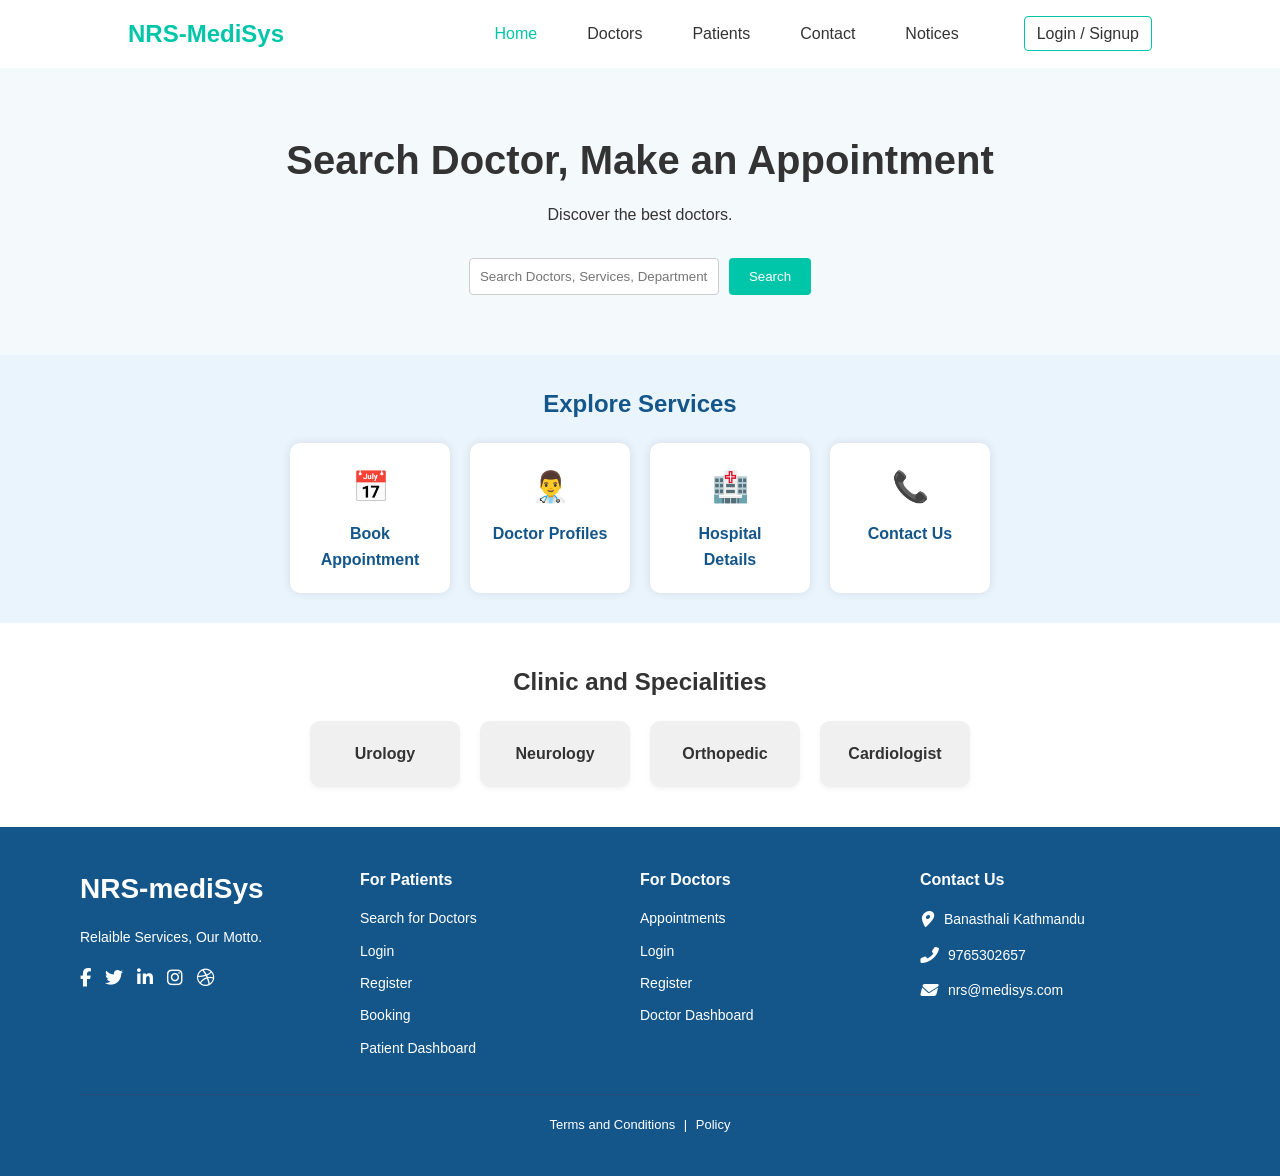
<file: index.html>
<!DOCTYPE html>
<html lang="en">
<head>
  <meta charset="UTF-8" />
  <meta name="viewport" content="width=device-width, initial-scale=1.0" />
  <title>NRS-MediSys</title>
 <link rel="stylesheet" href="styles.css" />
 <link rel="stylesheet" href="https://cdnjs.cloudflare.com/ajax/libs/font-awesome/6.4.0/css/all.min.css" />
 <link rel="stylesheet" href="https://cdnjs.cloudflare.com/ajax/libs/font-awesome/6.4.0/css/all.min.css" />


</head>
<body>
  <header class="navbar">
    <div class="logo">NRS-MediSys</div>
    <nav>
      <ul>
        <li><a href="index.html" class="active">Home</a></li>
        <li><a href="doctors.html">Doctors</a></li>
        <li><a href="patients.html">Patients</a></li>
        <li><a href="contact.html">Contact</a></li>
        <li><a href="notice.html">Notices<a></a></li>
        <li><a href="login.html" class="btn">Login / Signup</a></li>
        
      </ul>
    </nav>
  </header>

  <section class="hero">
    <h1>Search Doctor, Make an Appointment</h1>
    <p>Discover the best doctors.</p>
    <div class="search-bar">
      <input type="text" placeholder="Search Doctors, Services, Departments,..." />
      <button>Search</button>
    </div>
  </section>

     <!-- Explore Services Section -->
<section class="explore-section">
  <h2>Explore Services</h2>

  <div class="service-container">
    <a href="appointments.html" class="service-box">
      <div class="icon">📅</div>
      <p>Book Appointment</p>
    </a>

    <a href="doctors.html" class="service-box">
      <div class="icon">👨‍⚕️</div>
      <p>Doctor Profiles</p>
    </a>

    <a href="hospital-details.html" class="service-box">
      <div class="icon">🏥</div>
      <p>Hospital Details</p>
    </a>

    <a href="contact.html" class="service-box">
      <div class="icon">📞</div>
      <p>Contact Us</p>
    </a>
  </div>
</section>

  
  
  <section class="specialties">
    <h2>Clinic and Specialities</h2>
    <div class="specialty-grid">
      <div class="specialty-card">Urology</div>
      <div class="specialty-card">Neurology</div>
      <div class="specialty-card">Orthopedic</div>
      <div class="specialty-card">Cardiologist</div>

    </div>
  </section>
  </body>

               <!--Footer-->
  <footer class="footer">
  <div class="footer-container">
    <div class="footer-about">
      <h2 class="footer-logo">NRS-mediSys</h2>
      <p>Relaible Services, Our Motto.</p>
      <div class="footer-socials">
        <a href="#" aria-label="Facebook"><i class="fab fa-facebook-f"></i></a>
        <a href="#" aria-label="Twitter"><i class="fab fa-twitter"></i></a>
        <a href="#" aria-label="LinkedIn"><i class="fab fa-linkedin-in"></i></a>
        <a href="#" aria-label="Instagram"><i class="fab fa-instagram"></i></a>
        <a href="#" aria-label="Dribbble"><i class="fab fa-dribbble"></i></a>
      </div>
    </div>

    <div class="footer-links">
      <h3>For Patients</h3>
      <ul>
        <li><a href="#">Search for Doctors</a></li>
        <li><a href="#">Login</a></li>
        <li><a href="#">Register</a></li>
        <li><a href="#">Booking</a></li>
        <li><a href="#">Patient Dashboard</a></li>
      </ul>
    </div>

    <div class="footer-links">
      <h3>For Doctors</h3>
      <ul>
        <li><a href="#">Appointments</a></li>
        <li><a href="#">Login</a></li>
        <li><a href="#">Register</a></li>
        <li><a href="#">Doctor Dashboard</a></li>
      </ul>
    </div>
            
    <div class="footer-contact">
      <h3>Contact Us</h3>
      <ul>
        <li><i class="our-location"></i> Banasthali Kathmandu</li>
        <li><i class="contact-number"></i> 9765302657</li>
        <li><i class="Email"></i> nrs@medisys.com</li>
      </ul>
    </div>
  </div>

  
    <div class="footer-policy">
      <a href="#">Terms and Conditions</a> |
      <a href="#">Policy</a>
    </div>
  </div>
</footer>

</html>
</file>
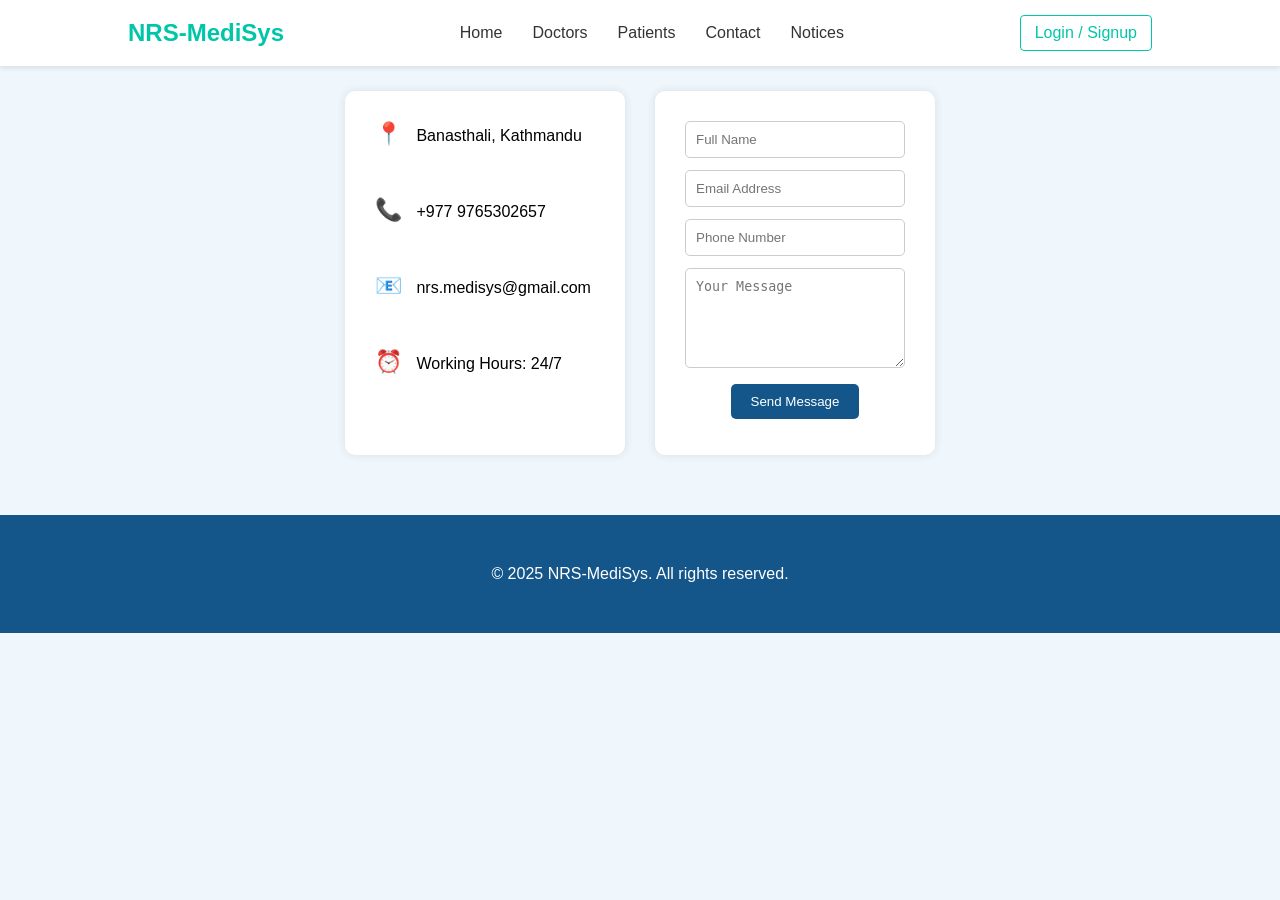
<file: contact.html>
<!DOCTYPE html>
<html lang="en">
<head>
  <meta charset="UTF-8">
  <meta name="viewport" content="width=device-width, initial-scale=1.0">
  <title>Contact Us | NRS-MediSys</title>
  <link rel="stylesheet" href="CSS/contact.css" />
</head>
<body>

 <!--Navbar -->
<div class="navbar">
  <div class="logo">NRS-<span>MediSys</span></div>
  <nav>
    <ul>
      <li><a href="index.html">Home</a></li>
      <li><a href="doctors.html">Doctors</a></li>
      <li><a href="patients.html">Patients</a></li>
      <li><a href="contact.html">Contact</a></li>
      <li><a href="notice.html">Notices</a></li>
    </ul>
  </nav>
  <a href="login.html" class="btn">Login / Signup</a>
</div>


  <section class="contact-section">
    <h2>Contact Us</h2>

    <div class="contact-container">

      <!-- Info -->
      <div class="contact-info">
        <p><span>📍</span> Banasthali, Kathmandu</p>
        <p><span>📞</span> +977 9765302657</p>
        <p><span>📧</span> nrs.medisys@gmail.com</p>
        <p><span>⏰</span> Working Hours: 24/7</p>
      </div>

      <!--  Form -->
      <div class="contact-form">
        <form>
          <input type="text" placeholder="Full Name" required>
          <input type="email" placeholder="Email Address" required>
          <input type="text" placeholder="Phone Number" required>
          <textarea placeholder="Your Message" required></textarea>
          <button type="submit">Send Message</button>
        </form>
      </div>

    </div>
  </section>


  <footer>
    <p>&copy; 2025 NRS-MediSys. All rights reserved.</p>
  </footer>


</body>
</html>
</file>
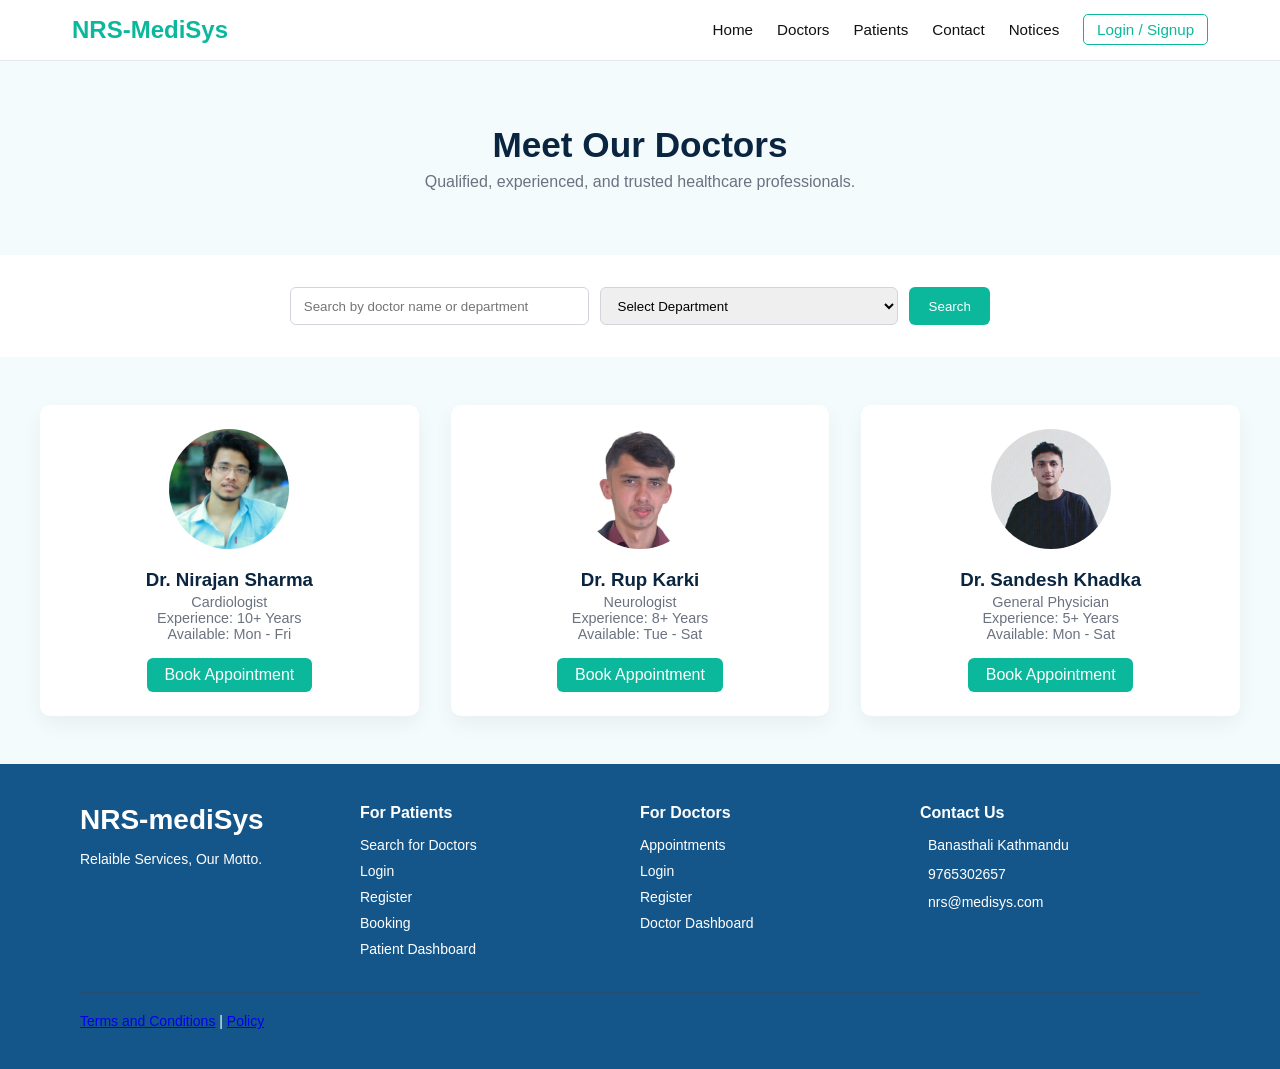
<file: doctors.html>
<!DOCTYPE html>
<html lang="en">
<head>
    <meta charset="UTF-8">
    <title>Our Doctors | NRS-MediSys</title>
    <link rel="stylesheet" href="CSS/doctor.css" />
</head>
<body>

    <!---HEADER / NAVBAR-->
    <header>
        <nav>
            <div>
                <h2>NRS-MediSys</h2>
            </div>
            <ul>
                <li><a href="index.html">Home</a></li>
                <li><a href="doctors.html">Doctors</a></li>
                <li><a href="patients.html">Patients</a></li>
                <li><a href="contact.html">Contact</a></li>
                <li><a href="notice.html">Notices</a></li>
                <li><a href="login.html">Login / Signup</a></li>
            </ul>
        </nav>
    </header>

    <!--  PAGE TITLE -->
    <section>
        <h1>Meet Our Doctors</h1>
        <p>Qualified, experienced, and trusted healthcare professionals.</p>
    </section>

    <!--SEARCH & FILTER  -->
    <section>
        <form>
            <input type="text" placeholder="Search by doctor name or department">
            <select>
                <option>Select Department</option>
                <option>Cardiology</option>
                <option>Neurology</option>
                <option>Orthopedics</option>
                <option>Pediatrics</option>
                <option>General Medicine</option>
            </select>
            <button type="submit">Search</button>
        </form>
    </section>

    <!-- DOCTORS LIST -->
    <section>
        <div>

            <!-- Doctor Card 1 -->
            <article>
                <img src="Image/nirajan.jpg" alt="Doctor Image" width="150">
                <h3>Dr. Nirajan Sharma</h3>
                <p>Cardiologist</p>
                <p>Experience: 10+ Years</p>
                <p>Available: Mon - Fri</p>
                <a href="appointments.html">Book Appointment</a>
            </article>

            <!-- Doctor Card 2 -->
            <article>
                <img src="Image/rup.jpg.jpeg" alt="Doctor Image" width="150">
                <h3>Dr. Rup Karki</h3>
                <p>Neurologist</p>
                <p>Experience: 8+ Years</p>
                <p>Available: Tue - Sat</p>
                <a href="appointments.html">Book Appointment</a>
            </article>

            <!-- Doctor Card 3 -->
            <article>
                <img src="Image/sandesh.jpg.jpg" alt="Doctor Image" width="150">
                <h3>Dr. Sandesh Khadka</h3>
                <p>General Physician</p>
                <p>Experience: 5+ Years</p>
                <p>Available: Mon - Sat</p>
                <a href="appointments.html">Book Appointment</a>
            </article>

        </div>
    </section>

             <!--Footer-->
  <footer class="footer">
  <div class="footer-container">
    <div class="footer-about">
      <h2 class="footer-logo">NRS-mediSys</h2>
      <p>Relaible Services, Our Motto.</p>
      <div class="footer-socials">
        <a href="#" aria-label="Facebook"><i class="fab fa-facebook-f"></i></a>
        <a href="#" aria-label="Twitter"><i class="fab fa-twitter"></i></a>
        <a href="#" aria-label="LinkedIn"><i class="fab fa-linkedin-in"></i></a>
        <a href="#" aria-label="Instagram"><i class="fab fa-instagram"></i></a>
        <a href="#" aria-label="Dribbble"><i class="fab fa-dribbble"></i></a>
      </div>
    </div>

    <div class="footer-links">
      <h3>For Patients</h3>
      <ul>
        <li><a href="#">Search for Doctors</a></li>
        <li><a href="#">Login</a></li>
        <li><a href="#">Register</a></li>
        <li><a href="#">Booking</a></li>
        <li><a href="#">Patient Dashboard</a></li>
      </ul>
    </div>

    <div class="footer-links">
      <h3>For Doctors</h3>
      <ul>
        <li><a href="#">Appointments</a></li>
        <li><a href="#">Login</a></li>
        <li><a href="#">Register</a></li>
        <li><a href="#">Doctor Dashboard</a></li>
      </ul>
    </div>
            
    <div class="footer-contact">
      <h3>Contact Us</h3>
      <ul>
        <li><i class="our-location"></i> Banasthali Kathmandu</li>
        <li><i class="contact-number"></i> 9765302657</li>
        <li><i class="Email"></i> nrs@medisys.com</li>
      </ul>
    </div>
  </div>

  
    <div class="footer-policy">
      <a href="#">Terms and Conditions</a> |
      <a href="#">Policy</a>
    </div>
  </div>
</footer>
</body>
</html>
</file>
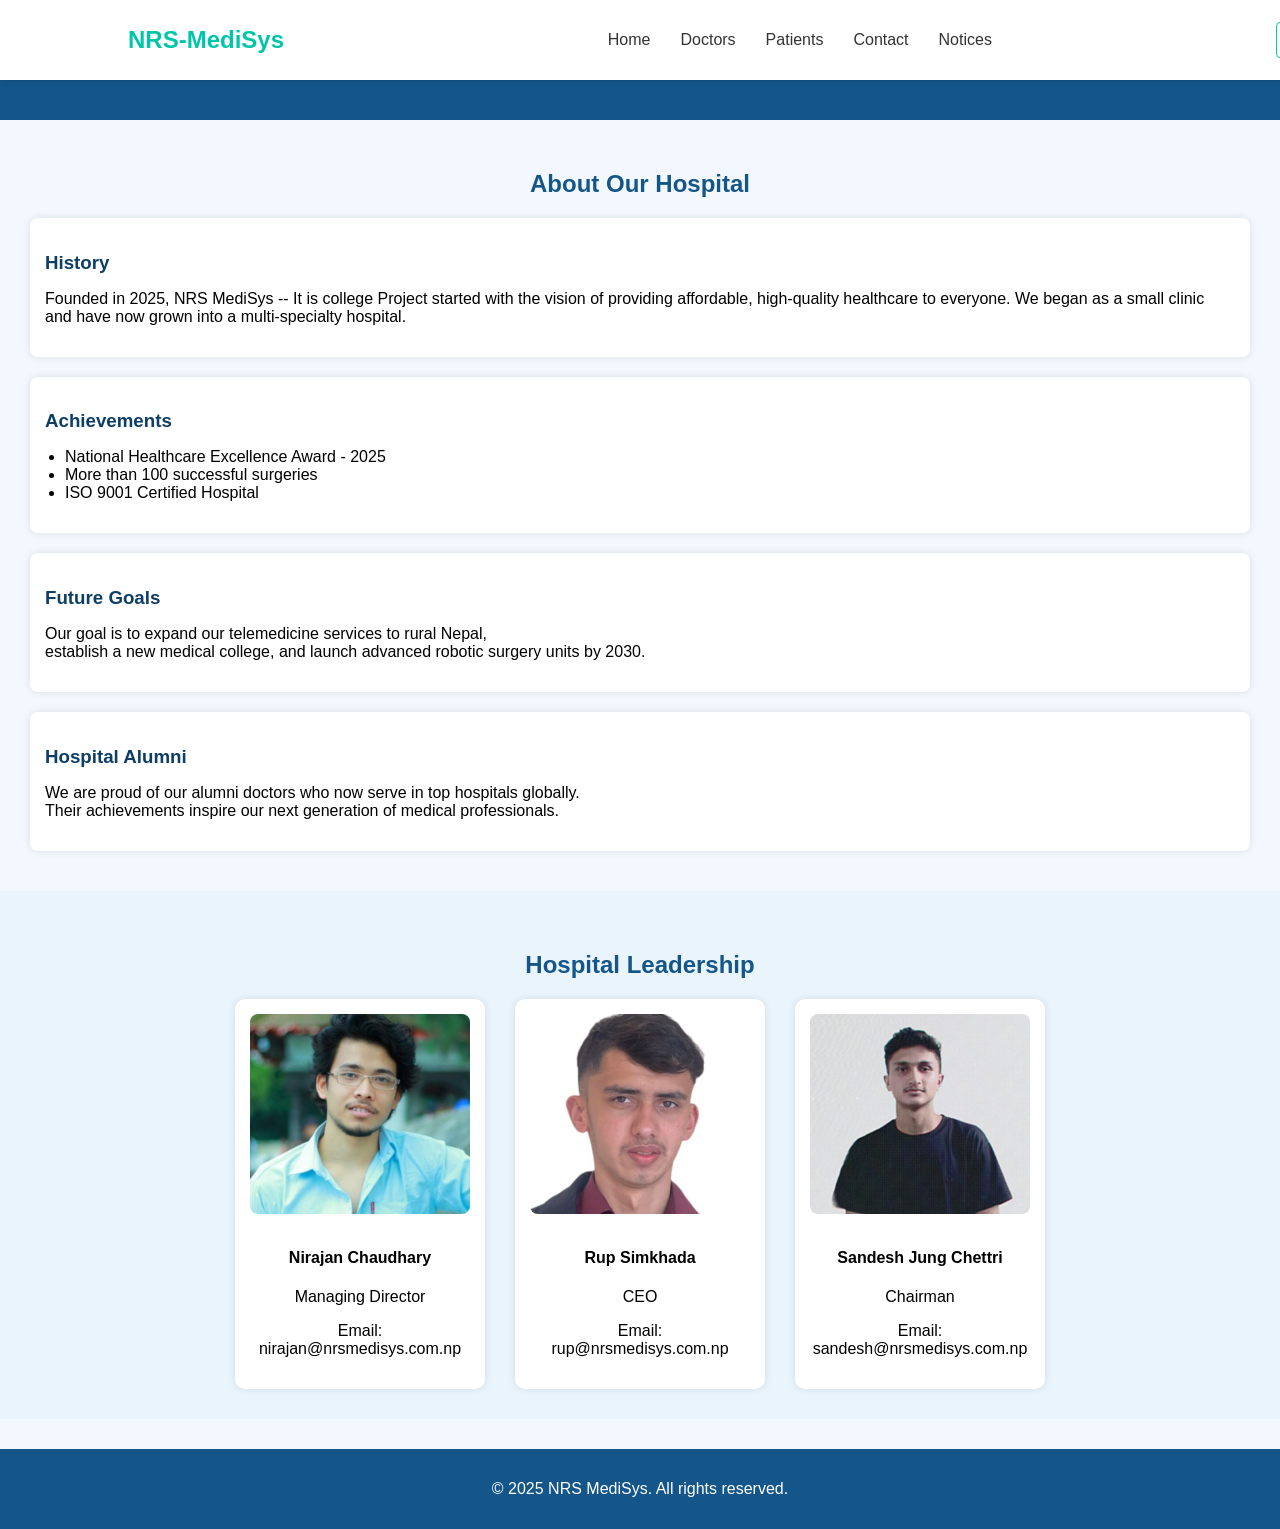
<file: hospital-details.html>
<!DOCTYPE html>
<html lang="en">
<head>
  <meta charset="UTF-8">
  <meta name="viewport" content="width=device-width, initial-scale=1">
  <title>Hospital Details | NRS-MediSys</title>
</head>
<body>

  
<!--Navbar -->
<div class="navbar">
  <div class="logo">NRS-<span>MediSys</span></div>
  <nav>
    <ul>
      <li><a href="index.html">Home</a></li>
      <li><a href="doctors.html">Doctors</a></li>
      <li><a href="patients.html">Patients</a></li>
      <li><a href="contact.html">Contact</a></li>
      <li><a href="notice.html">Notices</a></li>
    </ul>
  </nav>
  <a href="login.html" class="btn">Login / Signup</a>
</div>


  <header>
    <h1>NRS MediSys</h1>
  </header>

  <section class="hospital-details">
    <h2>About Our Hospital</h2>

    <div class="section">
      <h3>History</h3>
      <p>Founded in 2025, NRS MediSys -- It is college Project started with the vision of providing affordable, high-quality healthcare to everyone. We began as a small clinic and have now grown into a multi-specialty hospital.</p>
    </div>

    <div class="section">
      <h3>Achievements</h3>
      <ul>
        <li>National Healthcare Excellence Award - 2025</li>
        <li>More than 100 successful surgeries</li>
        <li>ISO 9001 Certified Hospital</li>
      </ul>
    </div>

    <div class="section">
      <h3>Future Goals</h3>
      <p>Our goal is to expand our telemedicine services to rural Nepal,<br> establish a new medical college, and launch advanced robotic surgery units by 2030.</p>
    </div>

    <div class="section">
      <h3>Hospital Alumni</h3>
      <p>We are proud of our alumni doctors who now serve in top hospitals globally. <br>Their achievements inspire our next generation of medical professionals.</p>
    </div>
  </section>

  <section class="leaders">
    <h2>Hospital Leadership</h2>

    <div class="leader-grid">
      <div class="leader-box">
        <img src="Image/nirajan.jpg" alt="Nirajan Chaudhary">
        <h4>Nirajan Chaudhary</h4>
        <p>Managing Director</p>
        <p>Email: nirajan@nrsmedisys.com.np</p>
      </div>

      <div class="leader-box">
        <img src="Image/rup.jpg.jpeg" alt="Rup Simkhada">
        <h4>Rup Simkhada</h4>
        <p>CEO</p>
        <p>Email: rup@nrsmedisys.com.np</p>
      </div>

      <div class="leader-box">
        <img src="Image/sandesh.jpg.jpg" alt="Sandesh Jung Chettri">
        <h4>Sandesh Jung Chettri</h4>
        <p>Chairman</p>
        <p>Email: sandesh@nrsmedisys.com.np</p>
      </div>
    </div>
  </section>
</body>
  <footer>
    <p>&copy; 2025 NRS MediSys. All rights reserved.</p>
  </footer>

  <!-- CSS  -->
  <style>

  .navbar {
  position: fixed;
  top: 0;
  width: 100%;
  z-index: 1000;
  background: #fff;
  box-shadow: 0 2px 5px rgba(0,0,0,0.1);
  display: flex;
  justify-content: space-between;
  align-items: center;
  padding: 15px 10%;
}

.logo {
  font-size: 24px;
  font-weight: bold;
  color: #00c6a9;
}

.logo span {
  color: #00c6a9;
}

.navbar nav ul {
  list-style: none;
  display: flex;
  gap: 30px;
}

.navbar nav ul li a {
  text-decoration: none;
  color: #333;
  font-weight: 500;
  transition: 0.3s;
}

.navbar nav ul li a:hover,
.navbar nav ul li a.active {
  color: #00c6a9;
}

.btn {
  border: 1px solid #00c6a9;
  padding: 8px 14px;
  border-radius: 4px;
  text-decoration: none;
  color: #00c6a9;
  transition: 0.3s;
}

.btn:hover {
  background-color: #00c6a9;
  color: #fff;
}

/* Responsive for nav sfgdsfbgs*/
@media (max-width: 768px) {
  .navbar {
    flex-direction: column;
    align-items: flex-start;
    padding: 15px;
  }

  .navbar nav ul {
    flex-direction: column;
    gap: 10px;
    margin-top: 10px;
  }

  .btn {
    margin-top: 10px;
  }
}

    body {
      font-family: Arial, sans-serif;
      margin: 0;
      background-color: #f2f8fd;
    }

    header {
      background-color: #14568a;
      color: white;
      text-align: center;
      padding: 20px;
    }

    h2 {
      text-align: center;
      color: #14568a;
      margin-top: 30px;
    }

    .hospital-details {
      padding: 20px 30px;
    }

    .section {
      background-color: white;
      margin-bottom: 20px;
      padding: 15px;
      border-radius: 8px;
      box-shadow: 0 0 8px rgba(0, 0, 0, 0.1);
    }

    .section h3 {
      color: #0d3e65;
      margin-bottom: 10px;
    }

    .section ul {
      padding-left: 20px;
    }

    .leaders {
      padding: 30px;
      background-color: #eaf4fc;
    }

    .leader-grid {
      display: flex;
      justify-content: center;
      gap: 30px;
      flex-wrap: wrap;
    }

    .leader-box {
      background-color: white;
      padding: 15px;
      border-radius: 10px;
      text-align: center;
      width: 220px;
      box-shadow: 0 0 8px rgba(0, 0, 0, 0.1);
    }

    .leader-box img {
      width: 100%;
      height: 200px;
      object-fit: cover;
      border-radius: 8px;
      margin-bottom: 10px;
    }

    footer {
      background-color: #14568a;
      color: white;
      text-align: center;
      padding: 15px;
      margin-top: 30px;
    }

    @media (max-width: 700px) {
      .leader-grid {
        flex-direction: column;
        align-items: center;
      }
    }
  </style>

</body>
</html>
</file>
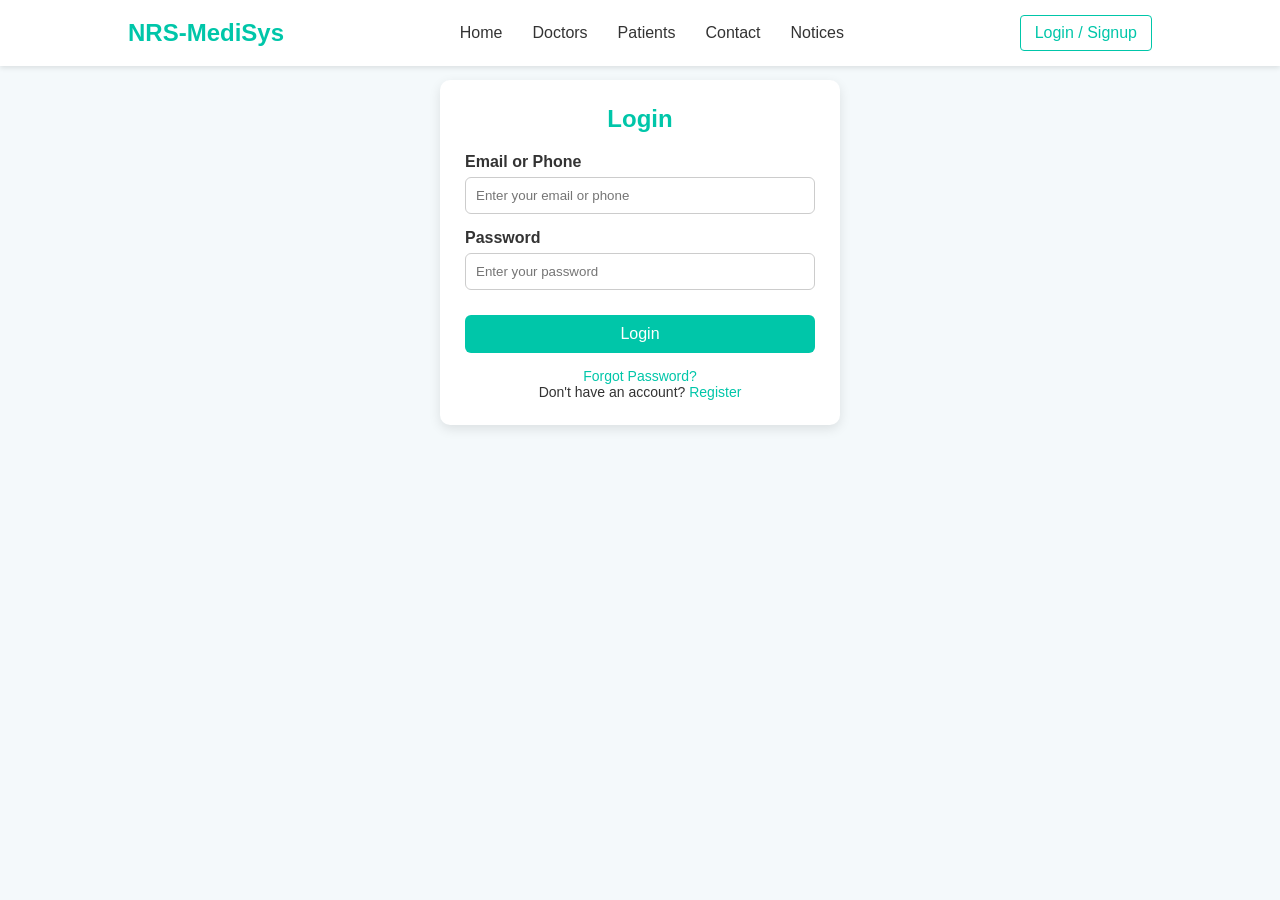
<file: login.html>
<!DOCTYPE html>
<html lang="en">
<head>
  <meta charset="UTF-8">
  <meta name="viewport" content="width=device-width, initial-scale=1.0">
  <title>Login/Register - NRS-mediSys</title>

  <body>

<!--Navbar -->
<div class="navbar">
  <div class="logo">NRS-<span>MediSys</span></div>
  <nav>
    <ul>
      <li><a href="index.html">Home</a></li>
      <li><a href="doctors.html">Doctors</a></li>
      <li><a href="patients.html">Patients</a></li>
      <li><a href="contact.html">Contact</a></li>
      <li><a href="notice.html">Notices</a></li>
    </ul>
  </nav>
  <a href="login.html" class="btn">Login / Signup</a>
</div>


  <div class="container">
    
    <!-- Login Form -->
    <div id="loginBox" class="form-box active">
      <h2>Login</h2>
      <div class="form-group">
        <label>Email or Phone</label>
        <input type="text" placeholder="Enter your email or phone">
      </div>
      <div class="form-group">
        <label>Password</label>
        <input type="password" placeholder="Enter your password">
      </div>
      <button>Login</button>
      <div class="link-text">
        <a href="#" onclick="showForm('forgotBox')">Forgot Password?</a><br>
        Don't have an account? <a href="#" onclick="showForm('registerBox')">Register</a>
      </div>
    </div>

    <!-- Register Form -->
    <div id="registerBox" class="form-box">
      <h2>Register</h2>
      <div class="form-group">
        <label>Full Name</label>
        <input type="text" placeholder="Enter your name">
      </div>
      <div class="form-group">
        <label>Email</label>
        <input type="email" placeholder="Enter your email">
      </div>
      <div class="form-group">
        <label>Phone Number</label>
        <input type="tel" placeholder="Enter your phone number">
      </div>
      <div class="form-group">
        <label>Password</label>
        <input type="password" placeholder="Create a password">
      </div>
      <button>Register</button>
      <div class="link-text">
        Already have an account? <a href="#" onclick="showForm('loginBox')">Login</a>
      </div>
    </div>

    <!-- Forgot Password -->
    <div id="forgotBox" class="form-box">
      <h2>Forgot Password</h2>
      <div class="form-group">
        <label>Email</label>
        <input type="email" placeholder="Enter your email">
      </div>
      <button>Send Reset Link</button>
      <div class="link-text">
        Remembered your password? <a href="#" onclick="showForm('loginBox')">Back to Login</a>
      </div>
    </div>

  </div>

   <style>
  
    * {
      margin: 0;
      padding: 0;
      box-sizing: border-box;
    }
      /* nav bar*/
     .navbar {
  position: fixed;
  top: 0;
  width: 100%;
  z-index: 1000;
  background: #fff;
  box-shadow: 0 2px 5px rgba(0,0,0,0.1);
  display: flex;
  justify-content: space-between;
  align-items: center;
  padding: 15px 10%;
}

.logo {
  font-size: 24px;
  font-weight: bold;
  color: #00c6a9;
}

.logo span {
  color: #00c6a9;
}

.navbar nav ul {
  list-style: none;
  display: flex;
  gap: 30px;
}

.navbar nav ul li a {
  text-decoration: none;
  color: #333;
  font-weight: 500;
  transition: 0.3s;
}

.navbar nav ul li a:hover,
.navbar nav ul li a.active {
  color: #00c6a9;
}

.btn {
  border: 1px solid #00c6a9;
  padding: 8px 14px;
  border-radius: 4px;
  text-decoration: none;
  color: #00c6a9;
  transition: 0.3s;
}

.btn:hover {
  background-color: #00c6a9;
  color: #fff;
}

/* Responsive for nav fjds */
@media (max-width: 768px) {
  .navbar {
    flex-direction: column;
    align-items: flex-start;
    padding: 15px;
  }

  .navbar nav ul {
    flex-direction: column;
    gap: 10px;
    margin-top: 10px;
  }

  .btn {
    margin-top: 10px;
  }
}


    body {
      font-family: Arial, sans-serif;
      background-color: #f4f9fb;
      color: #333;
    }

    .container {
      width: 100%;
      max-width: 400px;
      margin: 80px auto;
      background-color: #fff;
      padding: 25px;
      border-radius: 10px;
      box-shadow: 0 4px 12px rgba(0, 0, 0, 0.1);
    }

    h2 {
      text-align: center;
      margin-bottom: 20px;
      color: #00c6a9;
    }

    .form-group {
      margin-bottom: 15px;
    }

    label {
      display: block;
      margin-bottom: 6px;
      font-weight: bold;
    }

    input {
      width: 100%;
      padding: 10px;
      border: 1px solid #ccc;
      border-radius: 6px;
    }

    button {
      width: 100%;
      padding: 10px;
      background-color: #00c6a9;
      color: white;
      border: none;
      border-radius: 6px;
      cursor: pointer;
      font-size: 16px;
      margin-top: 10px;
    }

    button:hover {
      background-color: #009884;
    }

    .link-text {
      text-align: center;
      margin-top: 15px;
      font-size: 14px;
    }

    .link-text a {
      color: #00c6a9;
      text-decoration: none;
    }

    .form-box {
      display: none;
    }

    .form-box.active {
      display: block;
    }

    @media (max-width: 500px) {
      .container {
        margin: 40px 20px;
        padding: 20px;
      }
    }
  </style>
</head>

<!--  JS forms -->
  <script>
    function showForm(formId) {
      // Hide all forms
      document.getElementById("loginBox").classList.remove("active");
      document.getElementById("registerBox").classList.remove("active");
      document.getElementById("forgotBox").classList.remove("active");

      // Show selected form
      document.getElementById(formId).classList.add("active");
    }
  </script>

</body>
</html>
</file>
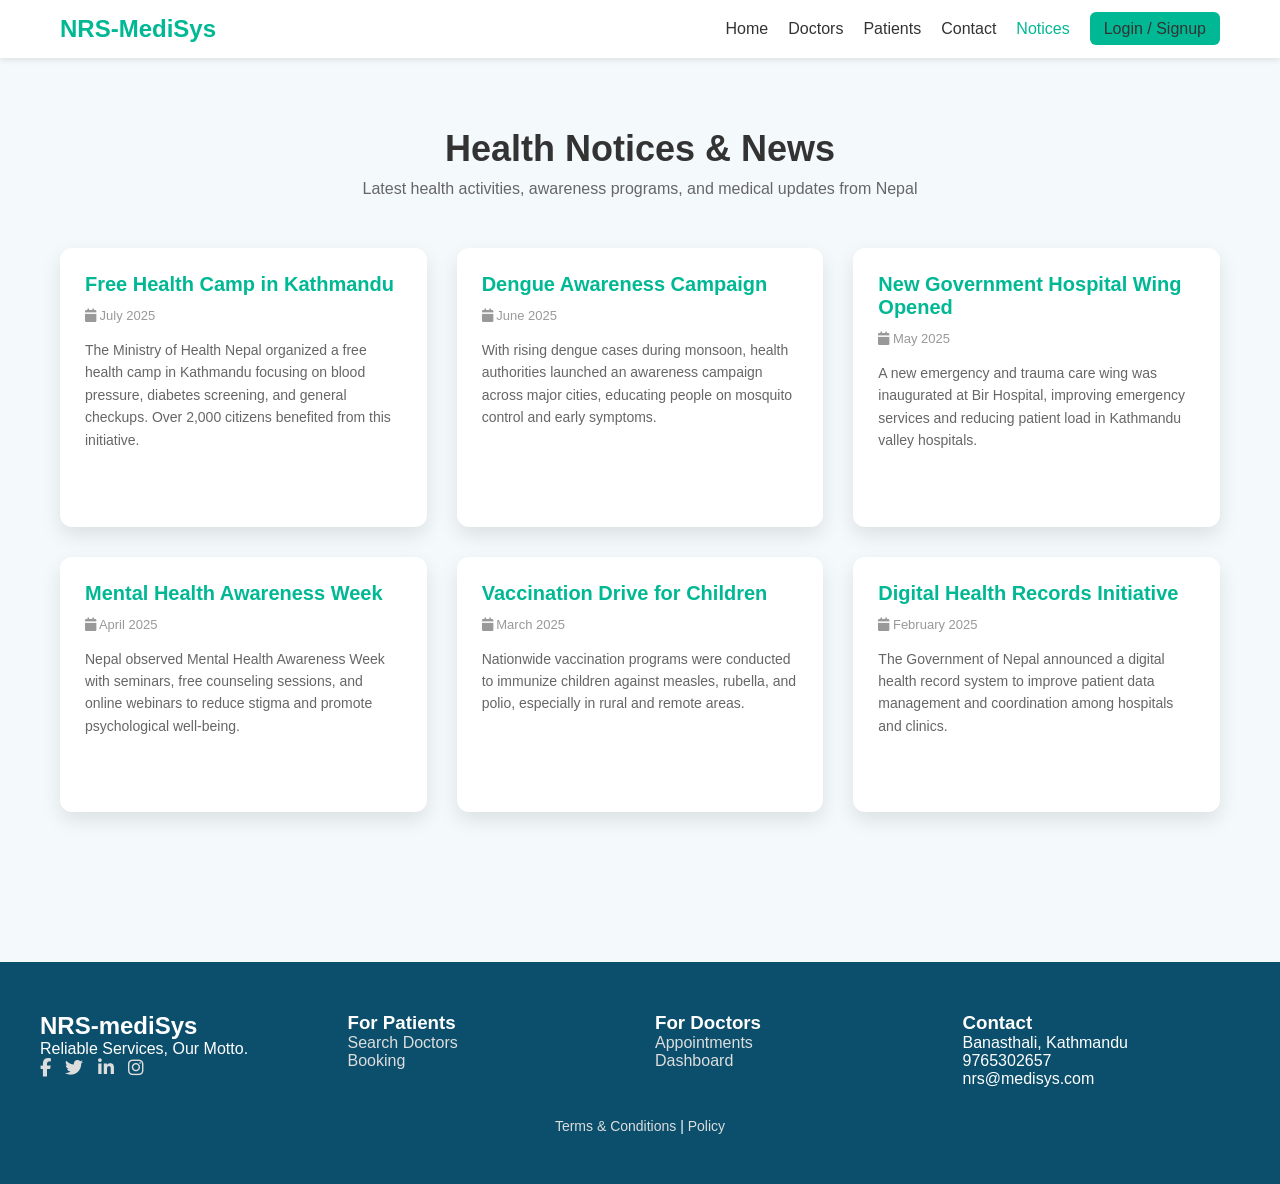
<file: notice.html>
<!DOCTYPE html>
<html lang="en">
<head>
  <meta charset="UTF-8" />
  <meta name="viewport" content="width=device-width, initial-scale=1.0" />
  <title>Notices | NRS-MediSys</title>
  <link rel="stylesheet" href="CSS/notice.css" />

  <!-- Font Awesome -->
  <link rel="stylesheet" href="https://cdnjs.cloudflare.com/ajax/libs/font-awesome/6.4.0/css/all.min.css"/>
</head>

<body>

  <!-- Navbar -->
  <header class="navbar">
    <div class="logo">NRS-MediSys</div>
    <nav>
      <ul>
        <li><a href="index.html">Home</a></li>
        <li><a href="doctors.html">Doctors</a></li>
        <li><a href="patients.html">Patients</a></li>
        <li><a href="contact.html">Contact</a></li>
        <li><a href="notice.html" class="active">Notices</a></li>
        <li><a href="login.html" class="btn">Login / Signup</a></li>
      </ul>
    </nav>
  </header>

  <!-- Notices -->
  <section class="notice-section">
    <h1>Health Notices & News</h1>
    <p>Latest health activities, awareness programs, and medical updates from Nepal</p>

    <div class="notice-grid">

      <div class="notice-card">
        <h3>Free Health Camp in Kathmandu</h3>
        <span><i class="fas fa-calendar"></i> July 2025</span>
        <p>
          The Ministry of Health Nepal organized a free health camp in Kathmandu focusing on
          blood pressure, diabetes screening, and general checkups. Over 2,000 citizens benefited
          from this initiative.
        </p>
      </div>

      <div class="notice-card">
        <h3>Dengue Awareness Campaign</h3>
        <span><i class="fas fa-calendar"></i> June 2025</span>
        <p>
          With rising dengue cases during monsoon, health authorities launched an awareness
          campaign across major cities, educating people on mosquito control and early symptoms.
        </p>
      </div>

      <div class="notice-card">
        <h3>New Government Hospital Wing Opened</h3>
        <span><i class="fas fa-calendar"></i> May 2025</span>
        <p>
          A new emergency and trauma care wing was inaugurated at Bir Hospital, improving
          emergency services and reducing patient load in Kathmandu valley hospitals.
        </p>
      </div>

      <div class="notice-card">
        <h3>Mental Health Awareness Week</h3>
        <span><i class="fas fa-calendar"></i> April 2025</span>
        <p>
          Nepal observed Mental Health Awareness Week with seminars, free counseling sessions,
          and online webinars to reduce stigma and promote psychological well-being.
        </p>
      </div>

      <div class="notice-card">
        <h3>Vaccination Drive for Children</h3>
        <span><i class="fas fa-calendar"></i> March 2025</span>
        <p>
          Nationwide vaccination programs were conducted to immunize children against measles,
          rubella, and polio, especially in rural and remote areas.
        </p>
      </div>

      <div class="notice-card">
        <h3>Digital Health Records Initiative</h3>
        <span><i class="fas fa-calendar"></i> February 2025</span>
        <p>
          The Government of Nepal announced a digital health record system to improve patient data
          management and coordination among hospitals and clinics.
        </p>
      </div>

    </div>
  </section>

  <!-- Footer -->
  <footer class="footer">
    <div class="footer-container">
      <div>
        <h2>NRS-mediSys</h2>
        <p>Reliable Services, Our Motto.</p>
        <div class="footer-socials">
          <a href="#"><i class="fab fa-facebook-f"></i></a>
          <a href="#"><i class="fab fa-twitter"></i></a>
          <a href="#"><i class="fab fa-linkedin-in"></i></a>
          <a href="#"><i class="fab fa-instagram"></i></a>
        </div>
      </div>

      <div>
        <h3>For Patients</h3>
        <p><a href="#">Search Doctors</a></p>
        <p><a href="#">Booking</a></p>
      </div>

      <div>
        <h3>For Doctors</h3>
        <p><a href="#">Appointments</a></p>
        <p><a href="#">Dashboard</a></p>
      </div>

      <div>
        <h3>Contact</h3>
        <p>Banasthali, Kathmandu</p>
        <p>9765302657</p>
        <p>nrs@medisys.com</p>
      </div>
    </div>

    <div class="footer-policy">
      <a href="#">Terms & Conditions</a> | <a href="#">Policy</a>
    </div>
  </footer>

  <script>
    console.log("Notice page loaded successfully");
  </script>

</body>
</html>
</file>
<file: styles.css>
* {
  margin: 0;
  padding: 0;
  box-sizing: border-box;
}

body {
  font-family: "Segoe UI", sans-serif;
  line-height: 1.6;
  color: #333;
}

.navbar {
  display: flex;
  justify-content: space-between;
  align-items: center;
  padding: 15px 10%;
  background: #fff;
  box-shadow: 0 2px 5px rgba(0,0,0,0.1);
}

.navbar .logo {
  font-size: 24px;
  font-weight: bold;
  color: #00c6a9;
}

.navbar nav ul {
  display: flex;
  gap: 20px;
  list-style: none;
}

.navbar nav ul li a {
  text-decoration: none;
  color: #333;
  padding: 8px 15px;
  transition: 0.3s;
}

.navbar nav ul li a.active,
.navbar nav ul li a:hover {
  color: #00c6a9;
}

.navbar .btn {
  border: 1px solid #00c6a9;
  padding: 8px 12px;
  border-radius: 4px;
}

.hero {
  padding: 60px 10%;
  text-align: center;
  background: #f4f9fb;
}

.hero h1 {
  font-size: 2.5em;
  margin-bottom: 10px;
}

.hero p {
  margin-bottom: 30px;
}

.search-bar {
  display: flex;
  flex-wrap: wrap;
  justify-content: center;
  gap: 10px;
}

.search-bar input {
  padding: 10px;
  width: 250px;
  border: 1px solid #ccc;
  border-radius: 4px;
}

.search-bar button {
  background: #00c6a9;
  border: none;
  color: white;
  padding: 10px 20px;
  border-radius: 4px;
  cursor: pointer;
}

.specialties {
  padding: 40px 10%;
  background: white;
  text-align: center;
}

.specialty-grid {
  display: flex;
  justify-content: center;
  flex-wrap: wrap;
  gap: 20px;
  margin-top: 20px;
}

.specialty-card {
  padding: 20px;
  width: 150px;
  border-radius: 10px;
  background: #f0f0f0;
  font-weight: bold;
  box-shadow: 0 2px 5px rgba(0,0,0,0.05);
}

/* Responsive */
@media (max-width: 768px) {
  .navbar nav ul {
    flex-direction: column;
    gap: 10px;
  }

  .search-bar {
    flex-direction: column;
  }

  .specialty-grid {
    flex-direction: column;
    align-items: center;
  }
}


/* Explore Services Section */
.explore-section {
  background-color: #eaf4fc;
  padding: 30px 20px;
  text-align: center;
}

.explore-section h2 {
  font-size: 24px;
  color: #14568a;
  margin-bottom: 20px;
}

.service-container {
  display: flex;
  flex-wrap: wrap;
  justify-content: center;
  gap: 20px;
}

.service-box {
  background-color: white;
  padding: 20px;
  width: 160px;
  border-radius: 10px;
  text-decoration: none;
  color: #14568a;
  box-shadow: 0 0 10px rgba(0, 0, 0, 0.1);
  transition: 0.3s;
}

.service-box:hover {
  background-color: #d0e9ff;
}

.icon {
  font-size: 30px;
  margin-bottom: 10px;
}

.service-box p {
  font-weight: bold;
}


/*Footer*/

.footer {
  background-color: #14568a;
  color: white;
  padding: 40px 80px;
  font-family: 'Segoe UI', Tahoma, Geneva, Verdana, sans-serif;
  font-size: 14px;
}

.footer-container {
  display: flex;
  justify-content: space-between;
  flex-wrap: wrap;
  border-bottom: 1px solid #2a4c72;
  padding-bottom: 25px;
  margin-bottom: 20px;
}

.footer-about,
.footer-links,
.footer-contact {
  flex: 1 1 220px;
  margin-right: 30px;
}

.footer-logo {
  font-weight: 900;
  font-size: 28px;
  margin-bottom: 15px;
  font-family: 'Arial Black', Arial, sans-serif;
}

.footer-about p {
  margin-bottom: 15px;
}

.footer-socials a {
  margin-right: 10px;
  color: white;
  font-size: 18px;
  text-decoration: none;
  transition: color 0.3s ease;
}

.footer-socials a:hover {
  color: #28c7fa;
}

.footer-links h3,
.footer-contact h3 {
  font-weight: 700;
  margin-bottom: 15px;
  font-size: 16px;
}

.footer-links ul,
.footer-contact ul {
  list-style: none;
  padding: 0;
  margin: 0;
}

.footer-links ul li,
.footer-contact ul li {
  margin-bottom: 10px;
}

.footer-links ul li a {
  color: white;
  text-decoration: none;
  font-weight: 400;
  transition: color 0.3s ease;
}

.footer-links ul li a:hover {
  color: #28c7fa;
}

.footer-contact ul li i {
  margin-right: 8px;
  font-size: 16px;
  vertical-align: middle;
  color: white;
}

/* for contact icons (custom class names used) */
.our-location::before {
  content: "\f3c5";
  font-family: 'Font Awesome 6 Free';
  font-weight: 900;
}

.contact-number::before {
  content: "\f879";
  font-family: 'Font Awesome 6 Free';
  font-weight: 900;
}

.Email::before {
  content: "\f0e0";
  font-family: 'Font Awesome 6 Free';
  font-weight: 900;
}

.footer-policy {
  text-align: center;
  font-size: 13px;
  margin-top: 10px;
}

.footer-policy a {
  color: white;
  text-decoration: none;
  margin: 0 5px;
}

.footer-policy a:hover {
  text-decoration: underline;
}
</file>
<file: CSS/contact.css>
* {
      margin: 0;
      padding: 0;
      box-sizing: border-box;
    }
  
   .navbar {
  position: fixed;
  top: 0;
  width: 100%;
  z-index: 1000;
  background: #fff;
  box-shadow: 0 2px 5px rgba(0,0,0,0.1);
  display: flex;
  justify-content: space-between;
  align-items: center;
  padding: 15px 10%;
}

.logo {
  font-size: 24px;
  font-weight: bold;
  color: #00c6a9;
}

.logo span {
  color: #00c6a9;
}

.navbar nav ul {
  list-style: none;
  display: flex;
  gap: 30px;
}

.navbar nav ul li a {
  text-decoration: none;
  color: #333;
  font-weight: 500;
  transition: 0.3s;
}

.navbar nav ul li a:hover,
.navbar nav ul li a.active {
  color: #00c6a9;
}

.btn {
  border: 1px solid #00c6a9;
  padding: 8px 14px;
  border-radius: 4px;
  text-decoration: none;
  color: #00c6a9;
  transition: 0.3s;
}

.btn:hover {
  background-color: #00c6a9;
  color: #fff;
}

/* Responsive */
@media (max-width: 768px) {
  .navbar {
    flex-direction: column;
    align-items: flex-start;
    padding: 15px;
  }

  .navbar nav ul {
    flex-direction: column;
    gap: 10px;
    margin-top: 10px;
  }

  .btn {
    margin-top: 10px;
  }
}


    body {
      font-family: Arial, sans-serif;
      background-color: #f0f7fc;
    }

    header {
      background-color: #14568a;
      color: white;
      padding: 15px 20px;
      text-align: center;
    }

    .contact-section {
      padding: 30px 20px;
      text-align: center;
    }

    .contact-section h2 {
      font-size: 26px;
      color: #14568a;
      margin-bottom: 30px;
    }

    .contact-container {
      display: flex;
      flex-wrap: wrap;
      justify-content: center;
      gap: 30px;
    }

    .contact-info, .contact-form {
      background-color: white;
      padding: 30px;
      border-radius: 10px;
      width: 280px;
      box-shadow: 0 0 10px rgba(0, 0, 0, 0.1);
    }

    .contact-info p {
      font-size: 16px;
      margin-bottom: 50px;
      text-align: left;
    }

    .contact-info span {
      font-size: 22px;
      margin-right: 10px;
    }

    .contact-form input,
    .contact-form textarea {
      width: 100%;
      padding: 10px;
      margin-bottom: 12px;
      border: 1px solid #ccc;
      border-radius: 5px;
    }

    .contact-form textarea {
      height: 100px;
      resize: vertical;
    }

    .contact-form button {
      background-color: #14568a;
      color: white;
      padding: 10px 20px;
      border: none;
      border-radius: 5px;
      cursor: pointer;
    }

    .contact-form button:hover {
      background-color: #0d3e65;
    }

    footer {
      background-color: #14568a;
      color: white;
      text-align: center;
      padding: 50px;
      margin-top: 30px;
      margin-bottom: 5opx;
    }

    @media (max-width: 700px) {
      .contact-container {
        flex-direction: column;
        align-items: center;
      }
    }
</file>
<file: CSS/doctor.css>
:root{
    --primary:#0bb89c;
    --navy:#0a2540;
    --light:#f4fbfd;
    --white:#ffffff;
    --muted:#6b7280;
}

*{
    margin:0;
    padding:0;
    box-sizing:border-box;
    font-family: "Segoe UI", sans-serif;
}

body{
    background:var(--light);
    color:var(--navy);
}

/* NAVBAR */
header{
    background:var(--white);
    border-bottom:1px solid #e5e7eb;
}

nav{
    max-width:1200px;
    margin:auto;
    padding:1rem 2rem;
    display:flex;
    justify-content:space-between;
    align-items:center;
}

nav h2{
    color:var(--primary);
}

nav ul{
    list-style:none;
    display:flex;
    gap:1.5rem;
    align-items:center;
}

nav ul li a{
    text-decoration:none;
    color:#111;
    font-size:0.95rem;
}

nav ul li:last-child a{
    border:1px solid var(--primary);
    padding:0.4rem 0.8rem;
    border-radius:5px;
    color:var(--primary);
}

/* PAGE HEADER */
section:nth-of-type(1){
    padding:4rem 1rem;
    text-align:center;
}

section:nth-of-type(1) h1{
    font-size:2.2rem;
    margin-bottom:0.5rem;
}

section:nth-of-type(1) p{
    color:var(--muted);
}

/* SEARCH */
section:nth-of-type(2){
    background:var(--white);
    padding:2rem 1rem;
}

form{
    max-width:700px;
    margin:auto;
    display:flex;
    gap:0.7rem;
}

form input,
form select{
    flex:1;
    padding:0.6rem 0.8rem;
    border:1px solid #d1d5db;
    border-radius:6px;
}

form button{
    background:var(--primary);
    border:none;
    color:white;
    padding:0.6rem 1.2rem;
    border-radius:6px;
    cursor:pointer;
}

/* DOCTOR CARDS */
section:nth-of-type(3){
    padding:3rem 2rem;
}

section:nth-of-type(3) > div{
    max-width:1200px;
    margin:auto;
    display:grid;
    grid-template-columns:repeat(auto-fit,minmax(260px,1fr));
    gap:2rem;
}

article{
    background:var(--white);
    border-radius:10px;
    padding:1.5rem;
    text-align:center;
    box-shadow:0 8px 20px rgba(0,0,0,0.05);
}

article img{
    width:120px;
    height:120px;
    object-fit:cover;
    border-radius:50%;
    margin-bottom:1rem;
}

article h3{
    margin-bottom:0.2rem;
}

article p{
    font-size:0.9rem;
    color:var(--muted);
}

article a{
    display:inline-block;
    margin-top:1rem;
    background:var(--primary);
    color:white;
    padding:0.5rem 1.1rem;
    border-radius:6px;
    text-decoration:none;
}
.footer {
  background-color: #14568a;
  color: white;
  padding: 40px 80px;
  font-family: 'Segoe UI', Tahoma, Geneva, Verdana, sans-serif;
  font-size: 14px;
}

.footer-container {
  display: flex;
  justify-content: space-between;
  flex-wrap: wrap;
  border-bottom: 1px solid #2a4c72;
  padding-bottom: 25px;
  margin-bottom: 20px;
}

.footer-about,
.footer-links,
.footer-contact {
  flex: 1 1 220px;
  margin-right: 30px;
}

.footer-logo {
  font-weight: 900;
  font-size: 28px;
  margin-bottom: 15px;
  font-family: 'Arial Black', Arial, sans-serif;
}

.footer-about p {
  margin-bottom: 15px;
}

.footer-socials a {
  margin-right: 10px;
  color: white;
  font-size: 18px;
  text-decoration: none;
  transition: color 0.3s ease;
}

.footer-socials a:hover {
  color: #28c7fa;
}

.footer-links h3,
.footer-contact h3 {
  font-weight: 700;
  margin-bottom: 15px;
  font-size: 16px;
}

.footer-links ul,
.footer-contact ul {
  list-style: none;
  padding: 0;
  margin: 0;
}

.footer-links ul li,
.footer-contact ul li {
  margin-bottom: 10px;
}

.footer-links ul li a {
  color: white;
  text-decoration: none;
  font-weight: 400;
  transition: color 0.3s ease;
}

.footer-links ul li a:hover {
  color: #28c7fa;
}

.footer-contact ul li i {
  margin-right: 8px;
  font-size: 16px;
  vertical-align: middle;
  color: white;
}

/* RESPONSIVE */
@media(max-width:768px){
    nav ul{
        flex-wrap:wrap;
        justify-content:center;
    }
    form{
        flex-direction:column;
    }
}
</file>
<file: CSS/notice.css>
* {
      margin: 0;
      padding: 0;
      box-sizing: border-box;
      font-family: Arial, sans-serif;
    }

    body {
      background: #f4f9fc;
      color: #333;
    }

    /* Navbar */
    .navbar {
      display: flex;
      justify-content: space-between;
      align-items: center;
      padding: 15px 60px;
      background: #fff;
      box-shadow: 0 2px 6px rgba(0,0,0,0.1);
    }

    .logo {
      font-size: 24px;
      font-weight: bold;
      color: #00b894;
    }

    .navbar ul {
      list-style: none;
      display: flex;
      gap: 20px;
    }

    .navbar ul li a {
      text-decoration: none;
      color: #333;
      font-weight: 500;
    }

    .navbar ul li a.active,
    .navbar ul li a:hover {
      color: #00b894;
    }

    .btn {
      padding: 8px 14px;
      background: #00b894;
      color: white;
      border-radius: 6px;
    }

    /* Notice Section */
    .notice-section {
      padding: 70px 20px;
      max-width: 1200px;
      margin: auto;
    }

    .notice-section h1 {
      text-align: center;
      font-size: 36px;
      margin-bottom: 10px;
    }

    .notice-section p {
      text-align: center;
      color: #666;
      margin-bottom: 50px;
    }

    .notice-grid {
      display: grid;
      grid-template-columns: repeat(auto-fit, minmax(280px, 1fr));
      gap: 30px;
    }

    .notice-card {
      background: #fff;
      border-radius: 12px;
      padding: 25px;
      box-shadow: 0 8px 20px rgba(0,0,0,0.1);
      transition: transform 0.3s;
    }

    .notice-card:hover {
      transform: translateY(-6px);
    }

    .notice-card h3 {
      color: #00b894;
      margin-bottom: 10px;
      font-size: 20px;
    }

    .notice-card span {
      font-size: 13px;
      color: #999;
    }

    .notice-card p {
      margin-top: 15px;
      font-size: 14px;
      line-height: 1.6;
      text-align: left;
    }

    /* Footer */
    .footer {
      background: #0b4f6c;
      color: white;
      padding: 50px 20px;
      margin-top: 80px;
    }

    .footer-container {
      max-width: 1200px;
      margin: auto;
      display: grid;
      grid-template-columns: repeat(auto-fit, minmax(220px, 1fr));
      gap: 30px;
    }

    .footer a {
      color: #ddd;
      text-decoration: none;
    }

    .footer a:hover {
      color: #00e6c3;
    }

    .footer-socials a {
      margin-right: 10px;
      font-size: 18px;
    }

    .footer-policy {
      text-align: center;
      margin-top: 30px;
      font-size: 14px;
    }
</file>
